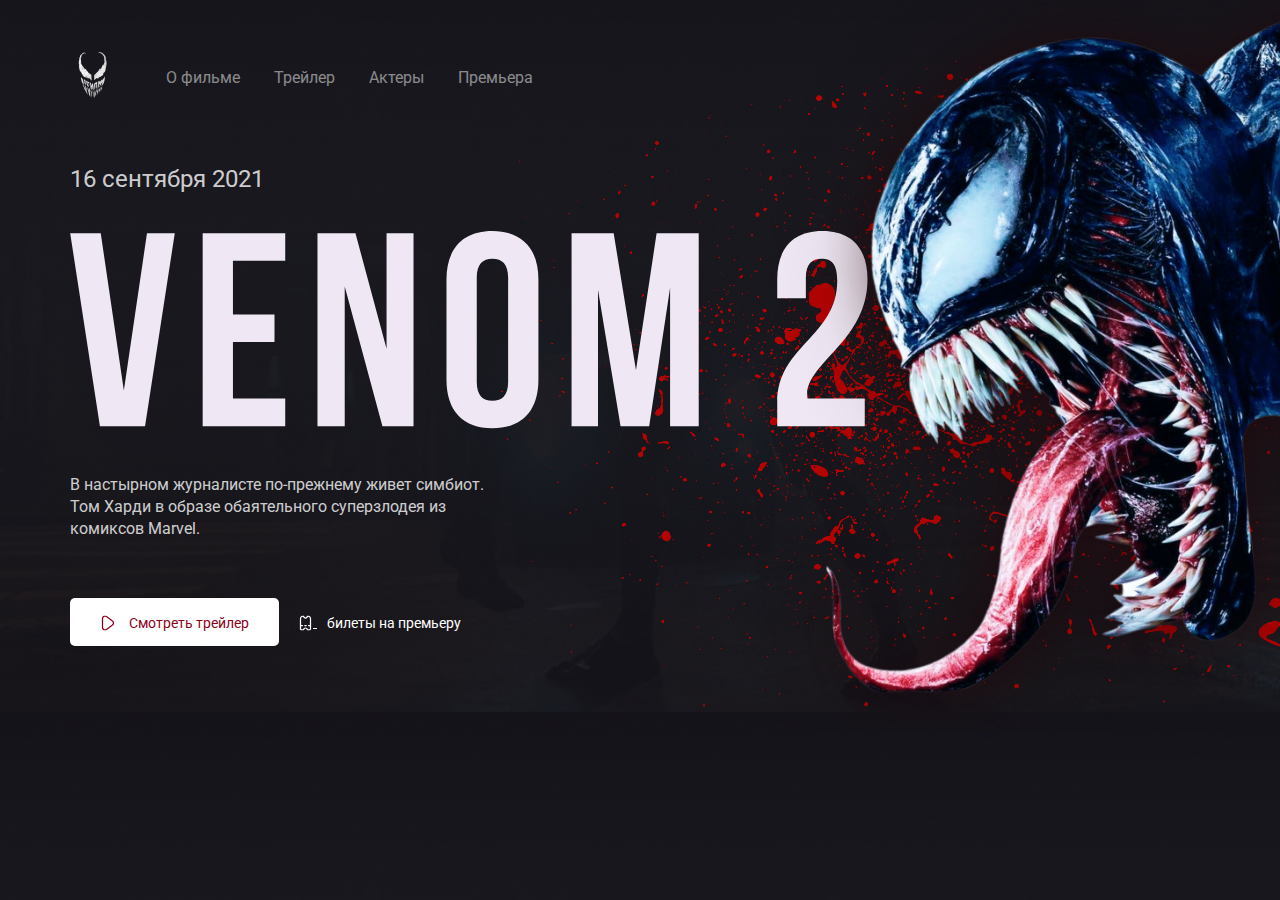
<file: index.html>
<!DOCTYPE html>
<html lang="ru">
<head>
    <meta charset="UTF-8">
    <meta http-equiv="X-UA-Compatible" content="IE=edge">
    <meta name="viewport" content="width=device-width, initial-scale=1.0">
    <title>Главная - Venom 2</title>
    <link rel="preconnect" href="https://fonts.gstatic.com">
    <link href="https://fonts.googleapis.com/css2?family=Roboto:wght@400;700&display=swap" rel="stylesheet">
    <link rel="stylesheet" href="css/normalize.css">
    <link rel="stylesheet" href="css/style.css">
</head>
<body class="blood">

<div class="container"> <!-- container держит весь контент ровно в середине и не нужно каждый блок выравнивать отдельно  -->
    <header class="header">
        <a href="/" class="logo-link">
     <img width="46" height="71" src="img/logo.png" alt="logo: venom" class="logo-image">
     </a>
     <nav class="nav">
         <ul class="nav-menu">
             <li class="nav-menu-item">
                 <a href="about.html" class="nav-menu-link">О фильме</a>
                 <a href="trailer.html" class="nav-menu-link">Трейлер</a>
                 <a href="actors.html" class="nav-menu-link">Актеры</a>
                 <a href="premier.html" class="nav-menu-link">Премьера</a>
             </li>
         </ul>
     </nav>
    </header>
    <div class="film">
        <div class="film-text">
            <span class="film-date">16 сентября 2021</span>
            <img src="img/venom 2.svg" alt="logo: venom-2" class="film-logo">
            <p class="film-description">
                В настырном журналисте по-прежнему живет симбиот. Том Харди в образе обаятельного суперзлодея из комиксов Marvel.

            </p>
        </div>
        <!-- /.hero-text -->
        <div class="button-group">
            <button class="button button-primary">
                <img width="15" src="img/play.svg" alt="icon: play" class="button-icon">
                <span class="button-text">Смотреть трейлер</span>
            </button>
            <a href="trailer.html" class="button-link">
                <img width="15" src="img/ticket.svg" alt="icon: Ticket" class="button-icon">
                <span class="button-text">билеты на премьеру</span>
            </a>
        </div>
    </div>
    <!-- /.hero -->
</div>
<img src="img/venom.png" alt="photo: venom" class="venom">
</body>
</html>
</file>
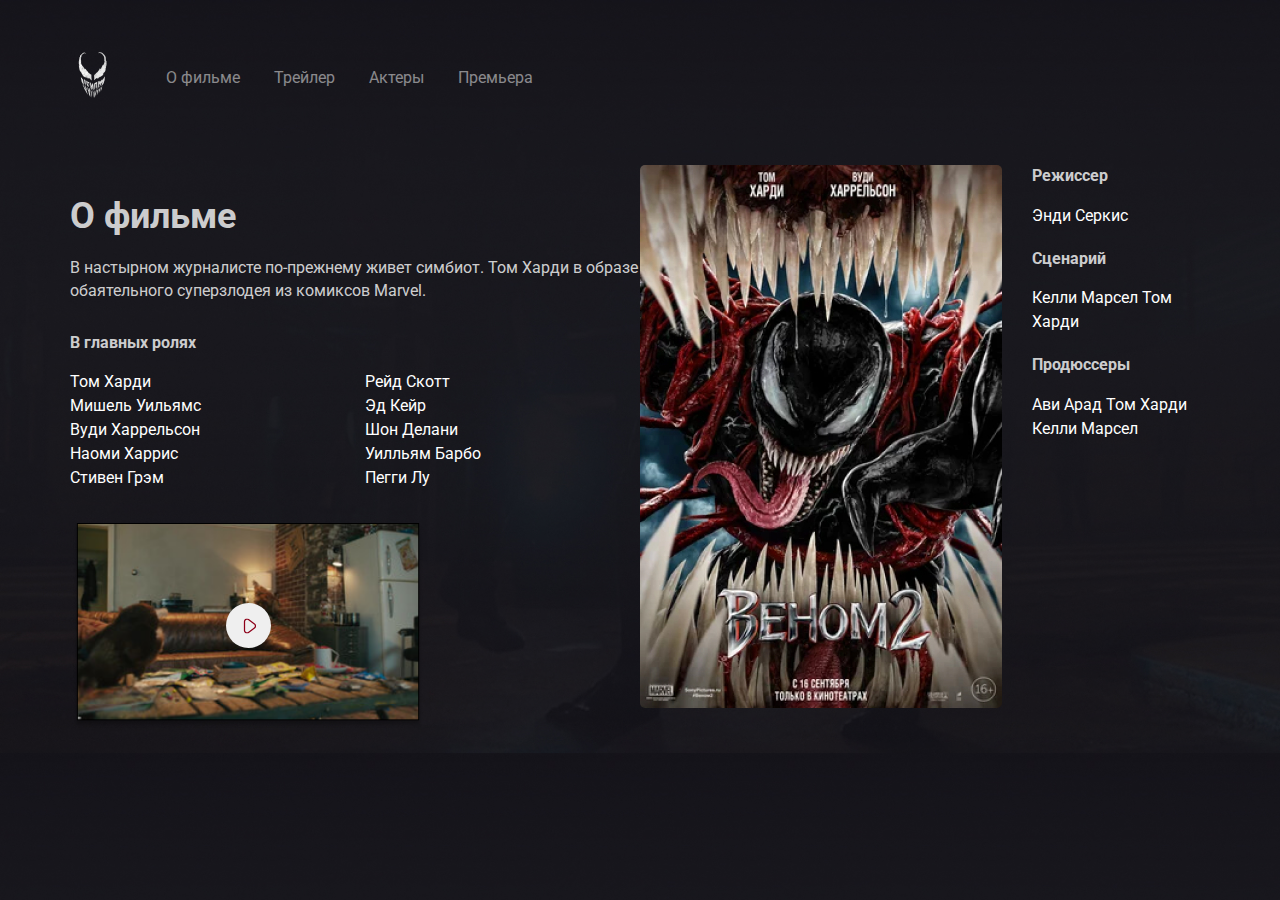
<file: about.html>
<!DOCTYPE html>
<html lang="ru">
<head>
    <meta charset="UTF-8">
    <meta http-equiv="X-UA-Compatible" content="IE=edge">
    <meta name="viewport" content="width=device-width, initial-scale=1.0">
    <title>О фильме - Venom 2</title>
    <link rel="preconnect" href="https://fonts.gstatic.com">
    <link href="https://fonts.googleapis.com/css2?family=Roboto:wght@400;700&display=swap" rel="stylesheet">
    <link rel="stylesheet" href="css/normalize.css">
    <link rel="stylesheet" href="css/style.css">
</head>
<body class="primary-bg">

<div class="container"> <!-- container держит весь контент ровно в середине и не нужно каждый блок выравнивать отдельно  -->
    <header class="header">
        <a href="/" class="logo-link">
     <img width="46" height="71" src="img/logo.png" alt="logo: venom" class="logo-image">
     </a>
     <nav class="nav">
         <ul class="nav-menu">
             <li class="nav-menu-item">
                 <a href="about.html" class="nav-menu-link">О фильме</a>
                 <a href="trailer.html" class="nav-menu-link">Трейлер</a>
                 <a href="actors.html" class="nav-menu-link">Актеры</a>
                 <a href="premier.html" class="nav-menu-link">Премьера</a>
             </li>
         </ul>
     </nav>
    </header>
<div class="content">
    <div class="col">
        <h2 class="content-title">О фильме</h2>
        <p class="content-text">В настырном журналисте по-прежнему живет симбиот. Том Харди в образе обаятельного суперзлодея из комиксов Marvel.</p>
        <h3 class="content-subtitle">В главных ролях</h3>
        <ul class="list column-2" >
            <li class="list-item">Том Харди</li>
            <li class="list-item">Мишель Уильямс</li>
            <li class="list-item">Вуди Харрельсон</li>
            <li class="list-item">Наоми Харрис</li>
            <li class="list-item">Стивен Грэм</li>
            <li class="list-item">Рейд Скотт</li>
            <li class="list-item">Эд Кейр</li>
            <li class="list-item">Шон Делани</li>
            <li class="list-item">Уилльям Барбо</li>
            <li class="list-item">Пегги Лу</li>
        </ul>
        <div class="trailer">
            <button class="play">
                <img src="img/play.svg" alt="icon: play" class="play-icon">
            </button>
        </div>
        <!-- /.trailer -->
    </div>
    <!-- /.col -->
    <div class="col">
<div class="poster-wrapper">
    <img src="img/poster.jpg" alt="photo: poster venom 2" class="poster">
    <div class="creators">
        <h3 class="content-subtitle">Режиссер</h3>
        <ul class="list">
            <il class="list-item">Энди Серкис</il>
        </ul>
        <h3 class="content-subtitle">Сценарий</h3>
        <ul class="list">
            <il class="list-item">Келли Марсел</il>
            <il class="list-item">Том Харди</il>
        </ul>
        <h3 class="content-subtitle">Продюссеры</h3>
        <ul class="list">
            <il class="list-item">Ави Арад</il>
            <il class="list-item">Том Харди</il>
            <il class="list-item">Келли Марсел</il>
        </ul>
</div>
        </div>
    </div>
    <!-- /.col -->
</div>
<!-- /.content -->
</div>
</body>
</html>
</file>
<file: css/style.css>
body{
    background-color: #14131A ;
    color: #fff; /* теперь, все остальное будет белым цветом */
    font-family: Roboto;
}

.container{
    max-width: 1140px; 
    margin: auto; /* автоматически выравнивается по горизонтали, занимая место строго по центру  */

}


.venom{
    position: absolute; /* картинка не будет учитываться остальными элементами, может заливать собой другие элементы */
    top: 0;
    right: 0;
    max-width: 728px;
    width: 50%;
}

.header{
    display: flex;
    align-items: center;
    padding-top: 40px;
    margin-bottom: 50px;
}

.logo-link {
    display: inline-block;
    margin-right: 50px;
}   

.nav-menu {
    margin: 0;
    padding: 0; 
    list-style: none;
    display: flex; /* для выравнивания по горизонтали  */
}

.nav-menu-item {
    margin-right: 30px;
}

.nav-menu-link {
    text-decoration: none;
    margin-right: 30px;
    color: rgba(255, 255, 255, 0.5);
}

.film-date{    
    display: block; 
    font-size: 24px;
    line-height: 28px;
    margin-bottom: 38px;
    color: rgba(255, 255, 255, 0.8);
}

.film-description{
    margin-top: 40px;
    max-width: 423px;
    font-size: 16px;
    line-height: 140%;
    color: rgba(255, 255, 255, 0.8);
}

.film-logo {
    width: 70%;
}

.button{
padding: 15px 30px;
border: none;
text-decoration: none;
border-radius: 5px;
cursor: pointer;
}

.button-icon,
.button-text {
display: inline-block;
vertical-align: middle;
}

.button-text{
    font-size: 14px;
    line-height: 16px;
    margin-left: 10px;
}

.button-primary {
    color: #8D0019;
    background-color: #FFFFFF;
}

.button-link{
    color: #fff;
    margin-left: 15px;
}

.button-group{
    margin-top: 5%;
}

.venom{
    position: absolute; /* картинка не будет учитываться остальными элементами, может заливать собой другие элементы */
    top: 0;
    right: 0;
}

.blood{
    background: url(/img/blood.png) no-repeat top right ,#42404e url(/img/background.jpg) 
    center center / 100%;      
}

.primary-bg {
    background: #42404e url(/img/background.jpg) 
    center center / 100%;      

}

.content{
    display: flex;
}

.col{
    flex-basis: 50%;
}

.content-title{
font-weight: bold;
font-size: 36px;
line-height: 42px;
color: rgba(255, 255, 255, 0.8);
margin-bottom: 20px;
}

.content-subtitle{
    font-size: 16px;
line-height: 140%;  
color: rgba(255, 255, 255, 0.8);
margin-bottom: 15px;
margin-top: 0;
}

.content-text{
    font-size: 16px;
line-height: 140%;
/* or 22px */
color: rgba(255, 255, 255, 0.8);
min-width: 423px;
margin-bottom: 30px;
}

.content .list{
    list-style: none;
    padding: 0;
}

.list-item {
    line-height: 1.5;
}

.column-2{
-webkit-column-count: 2;
-moz-column-count: 2;
column-count: 2;
-webkit-column-gap: 20px;
-moz-column-gap: 20px;
column-gap: 20px;
}

.column-2 .list-item {
    max-width: 320px;
}

.content .trailer {
    width: 356px;
    height: 205px;
    background: url(../img/trailer-cover.png) no-repeat center / contain;
    border-radius: 5px;
    display: flex;
    align-items: center;
    justify-content: center;
    margin-top: 33px;
}

.trailer .play {
    width: 45px;
    height: 45px;
    border-radius: 50%;
    border: none;
    cursor: pointer;
}

.trailer .play-icon {
    transform: translate(1px, 2px);
}

.poster-wrapper {
    display: flex;
    align-items: start;
}

.poster {
    width: 362px;
    border-radius: 5px;
    margin-right: 30px;
}

.poster-wrapper .content-subtitle {
    margin-bottom: 5px;
}

.poster-wrapper .list {
    margin-bottom: 20px;
}
</file>
